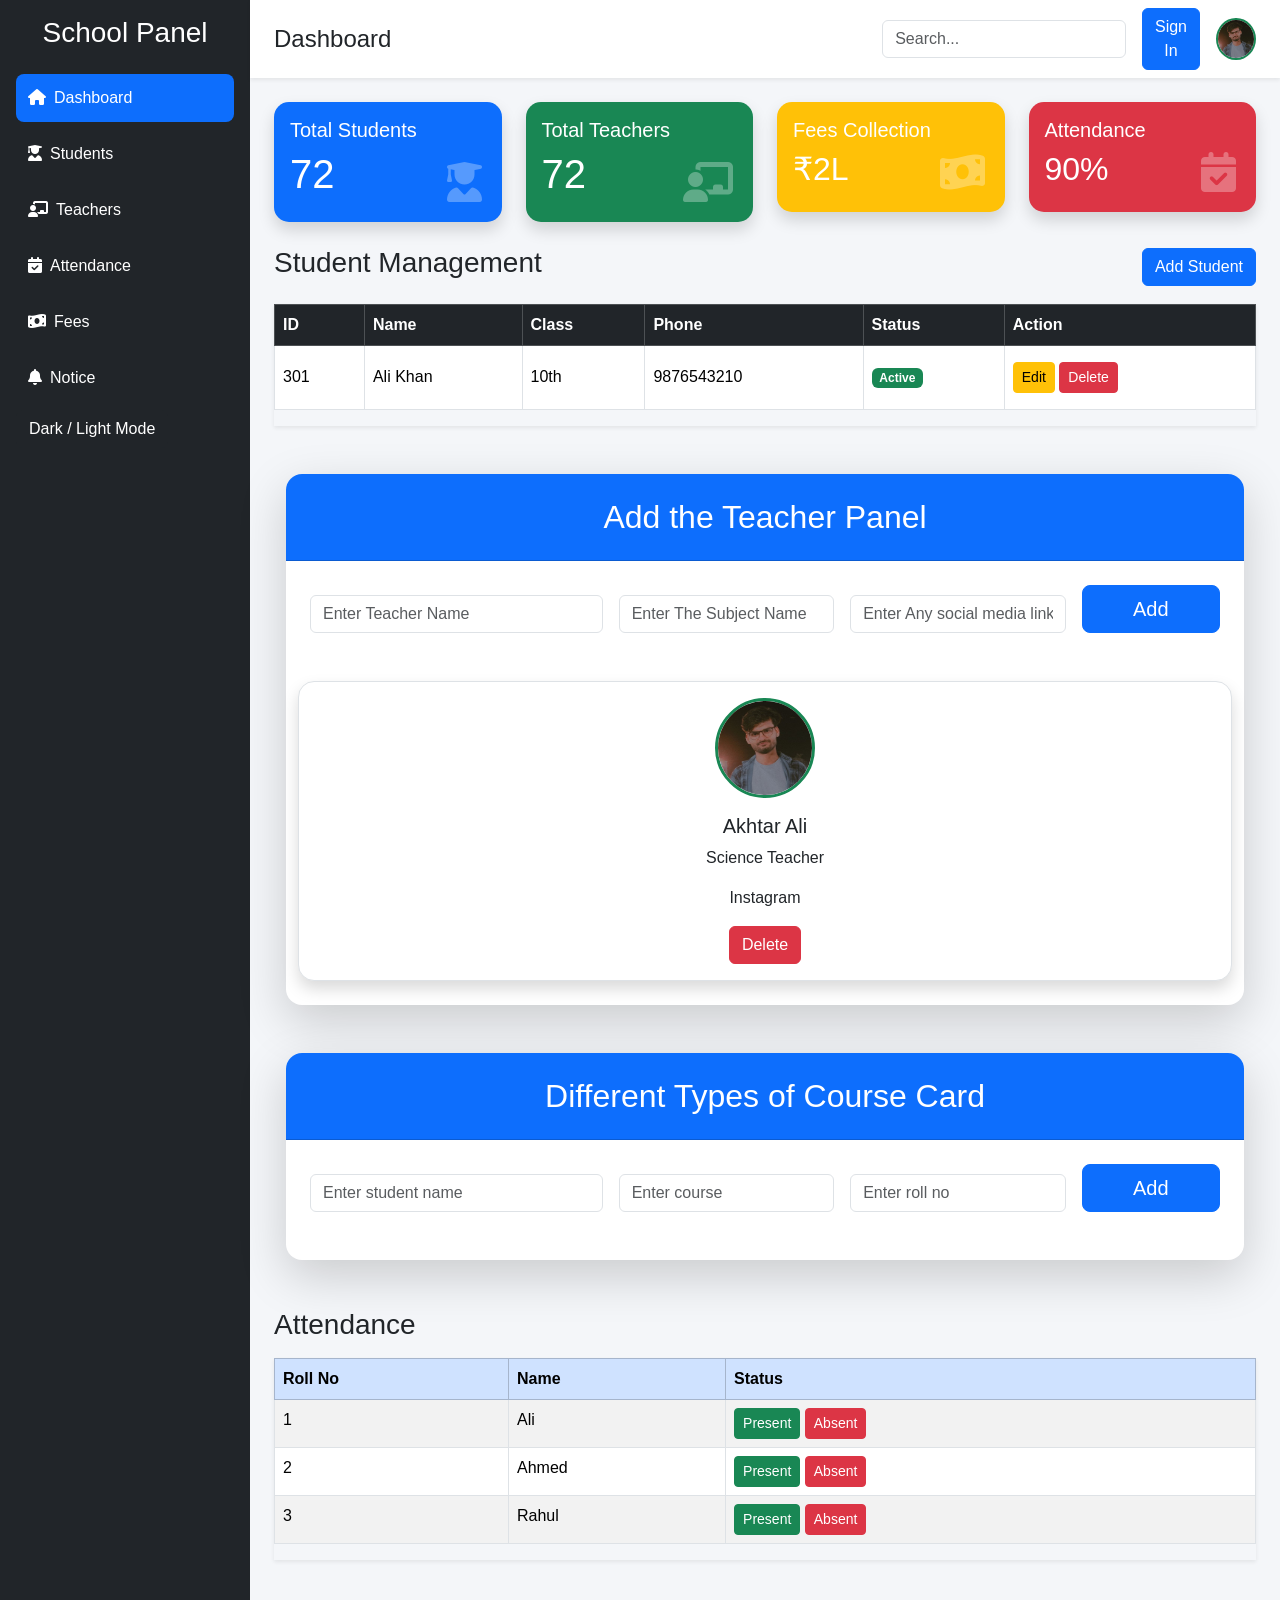
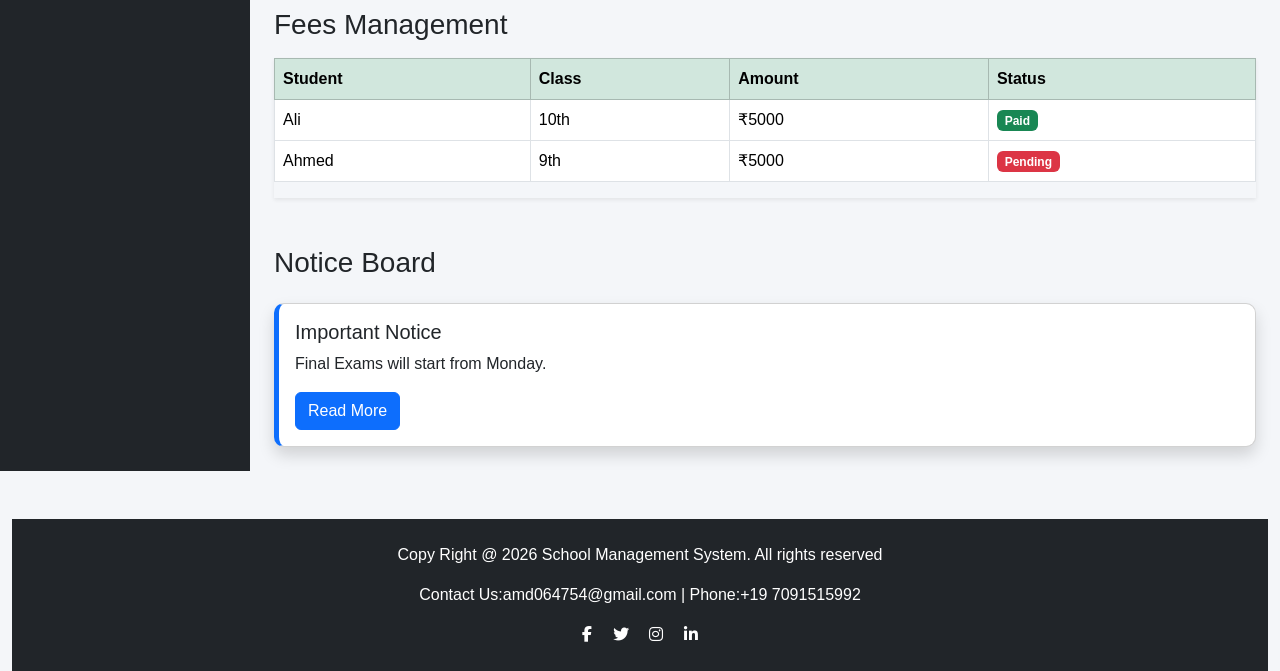
<file: index.html>
<!DOCTYPE html>
<html lang="en">

<head>
    <meta charset="UTF-8">
    <meta name="viewport" content="width=device-width, initial-scale=1.0">
    <title>School Management System</title>

    <!-- Bootstrap CSS -->
    <link href="https://cdn.jsdelivr.net/npm/bootstrap@5.3.3/dist/css/bootstrap.min.css" rel="stylesheet">

    <!-- Font Awesome -->
    <link rel="stylesheet" href="https://cdnjs.cloudflare.com/ajax/libs/font-awesome/6.5.2/css/all.min.css">

    <style>
        #teacherAddStudentCard .card {
            border: 0;
            border-radius: 1rem;
        }

        #teacherAddStudentCard .card-header {
            background: #0d6efd;
            color: #fff;
            border-radius: 1rem 1rem 0 0;
        }

        #teacherAddStudentCard .student-card {
            border: 0;
            border-radius: 1rem;
            transition: transform 0.25s ease, box-shadow 0.25s ease;
        }

        #teacherAddStudentCard .student-card:hover {
            transform: translateY(-5px);
            box-shadow: 0 1rem 1.5rem rgba(0, 0, 0, 0.12);
        }

        #teacherAddStudentCard .card-top {
            background: #0d6efd;
            color: #fff;
            text-align: center;
            padding: 1.5rem 1rem;
            border-top-left-radius: 1rem;
            border-top-right-radius: 1rem;
        }

        #teacherAddStudentCard .student-img {
            width: 82px;
            height: 82px;
            object-fit: cover;
            border: 0.35rem solid rgba(255, 255, 255, 0.9);
        }

         .dark {
            background: #212529;
            color: white;
        }
    </style>

    <!-- Custom CSS -->
    <link rel="stylesheet" href="style.css">
</head>

<body>

    <div class="d-flex" id="wrapper">

        <!-- Sidebar -->
        <div class="col-lg-2 d-none d-lg-block sidebar bg-dark text-white sidebar p-3">
            <h3 class="text-center mb-4">School Panel</h3>

            <ul class="nav flex-column">
                <li class="nav-item mb-2">
                    <a href="#" class="nav-link text-white active-menu">
                        <i class="fa fa-home me-2"></i>Dashboard
                    </a>
                </li>

                <li class="nav-item mb-2">
                    <a href="#students" class="nav-link text-white">
                        <i class="fa fa-user-graduate me-2"></i>Students
                    </a>
                </li>

                <li class="nav-item mb-2">
                    <a href="#teachers" class="nav-link text-white">
                        <i class="fa fa-chalkboard-teacher me-2"></i>Teachers
                    </a>
                </li>

                <li class="nav-item mb-2">
                    <a href="#attendance" class="nav-link text-white">
                        <i class="fa fa-calendar-check me-2"></i>Attendance
                    </a>
                </li>

                <li class="nav-item mb-2">
                    <a href="#fees" class="nav-link text-white">
                        <i class="fa fa-money-bill-wave me-2"></i>Fees
                    </a>
                </li>

                <li class="nav-item mb-2">
                    <a href="#notice" class="nav-link text-white">
                        <i class="fa fa-bell me-2"></i>Notice
                    </a>
                </li>
            </ul>

             <button class="btn btn-dark" onclick="toggleTheme()">
               Dark / Light Mode
            </button>
        </div>

        <!-- Page Content -->
        <div id="page-content-wrapper" class="w-100">

            <!-- Navbar -->
            <nav class="navbar navbar-expand-lg navbar-light bg-white shadow-sm px-4">
                <h4 class="mb-0">Dashboard</h4>

                <div class="ms-auto d-flex align-items-center gap-3">
                    <input type="text" class="form-control" placeholder="Search...">
                    <a href="login.html" class="btn btn-primary">Sign In</a>
                    <img src="./images/Akhtar_image.jpg" alt="Not fund" width="40"
                        class="rounded-circle border border-success border-2">
                </div>
            </nav>

            <div class="container-fluid p-4">

                <!-- Dashboard Cards -->
                <div class="row g-4 mb-4">

                    <div class="col-md-3">
                        <div class="card dashboard-card bg-primary text-white shadow">
                            <div class="card-body">
                                <h5>Total Students</h5>
                                <h1 id="students">0</h1>
                                <i class="fa fa-user-graduate card-icon"></i>
                            </div>
                        </div>
                    </div>

                    <div class="col-md-3">
                        <div class="card dashboard-card bg-success text-white shadow">
                            <div class="card-body">
                                <h5>Total Teachers</h5>
                                 <h1 id="teachers">0</h1>
                                <i class="fa fa-chalkboard-teacher card-icon"></i>
                            </div>
                        </div>
                    </div>

                    <div class="col-md-3">
                        <div class="card dashboard-card bg-warning text-white shadow">
                            <div class="card-body">
                                <h5>Fees Collection</h5>
                                <h2>₹2L</h2>
                                <i class="fa fa-money-bill-wave card-icon"></i>
                            </div>
                        </div>
                    </div>

                    <div class="col-md-3">
                        <div class="card dashboard-card bg-danger text-white shadow">
                            <div class="card-body">
                                <h5>Attendance</h5>
                                <h2>90%</h2>
                                <i class="fa fa-calendar-check card-icon"></i>
                            </div>
                        </div>
                    </div>

                </div>

                <!-- Student Section -->
                <section id="students" class="mb-5">
                    <div class="d-flex justify-content-between align-items-center mb-3">
                        <h3>Student Management</h3>
                        <button class="btn btn-primary" data-bs-toggle="modal" data-bs-target="#studentModal">
                            Add Student
                        </button>
                    </div>

                    <div class="table-responsive shadow-sm">
                        <table class="table table-bordered table-hover align-middle">
                            <thead class="table-dark">
                                <tr>
                                    <th>ID</th>
                                    <th>Name</th>
                                    <th>Class</th>
                                    <th>Phone</th>
                                    <th>Status</th>
                                    <th>Action</th>
                                </tr>
                            </thead>

                            <tbody id="studentTable">
                                <tr>
                                    <td>301</td>
                                    <td>Ali Khan</td>
                                    <td>10th</td>
                                    <td>9876543210</td>
                                    <td><span class="badge bg-success">Active</span></td>
                                    <td>
                                        <button class="btn btn-warning my-2 btn-sm">Edit</button>
                                        <button class="btn btn-danger btn-sm">Delete</button>
                                    </td>
                                </tr>
                            </tbody>
                        </table>
                    </div>
                </section>



       <!-- add the teacher panel-->


                <section id="teacherAddStudentCard" class="mt-5">
                    <div class="container">
                        <div class="card shadow-lg">
                            <div class="card-header text-center bg-primary  py-4 ">
                                <h2 class="mb-0 text-white">Add the Teacher Panel</h2>
                            </div>
                            <div class="card-body p-4">
                                <div class="row g-3 align-items-end">
                                    <div class="col-md-4">

                                        <input type="text" id="teacherName" class="form-control"
                                            placeholder="Enter Teacher Name">
                                    </div>
                                    <div class="col-md-3">
                                          
                                        <input type="text" id="subjectName" class="form-control"
                                            placeholder="Enter The Subject Name">
                                    </div>
                                    <div class="col-md-3">

                                        <input type="text" id="socialMediaLink" class="form-control"
                                            placeholder="Enter Any social media link">
                                    </div>
                                    <div class="col-md-2 d-grid">
                                        <button class="btn btn-primary btn-lg" onclick="addTeacher()">Add</button>
                                    </div>
                                </div>

                                <div class="row g-4 mt-4" id="teacherContainer">

                            <div class="card shadow teacher-card border  ">
                                <div class="card-body text-center">
                                    <img src="./images/Akhtar_image.jpg" style="width: 100px;" alt="Not found"
                                        class="teacher-img mb-3 rounded-circle  border border-success border-3">
                                    <h5>Akhtar Ali</h5>
                                    <p>Science Teacher</p>
                                     <p>Instagram</p>
                                    <button class="btn btn-danger">Delete</button>
                                </div>
                            </div>
                        

                                </div>
                            </div>
                        </div>
                    </div>
                </section>







                <!-- Different Types of Course Card-->
                <section id="teacherAddStudentCard" class="mt-5">
                    <div class="container">
                        <div class="card shadow-lg">
                            <div class="card-header text-center py-4 ">
                                <h2 class="mb-0 text-white">Different Types of Course Card</h2>
                            </div>
                            <div class="card-body p-4">
                                <div class="row g-3 align-items-end">
                                    <div class="col-md-4">

                                        <input type="text" id="studentName" class="form-control"
                                            placeholder="Enter student name">
                                    </div>
                                    <div class="col-md-3">
                                          
                                        <input type="text" id="studentCourse" class="form-control"
                                            placeholder="Enter course">
                                    </div>
                                    <div class="col-md-3">

                                        <input type="number" id="studentRoll" class="form-control"
                                            placeholder="Enter roll no">
                                    </div>
                                    <div class="col-md-2 d-grid">
                                        <button class="btn btn-primary btn-lg" onclick="addStudent()">Add</button>
                                    </div>
                                </div>

                                <div class="row g-4 mt-4" id="studentContainer"></div>
                            </div>
                        </div>
                    </div>
                </section>

                <!-- Attendance -->
                <section id="attendance" class="mb-5 mt-5">
                    <h3 class="mb-3">Attendance</h3>

                    <div class="table-responsive shadow-sm">
                        <table class="table table-striped table-bordered">
                            <thead class="table-primary">
                                <tr>
                                    <th>Roll No</th>
                                    <th>Name</th>
                                    <th>Status</th>
                                </tr>
                            </thead>


                            <tbody id="attendanceTable">
                                
                            </tbody>
                        </table>
                    </div>
                </section>

                <!-- Fees -->
                <section id="fees" class="mb-5">
                    <h3 class="mb-3">Fees Management</h3>

                    <div class="table-responsive shadow-sm">
                        <table class="table table-bordered table-hover">
                            <thead class="table-success">
                                <tr>
                                    <th>Student</th>
                                    <th>Class</th>
                                    <th>Amount</th>
                                    <th>Status</th>
                                </tr>
                            </thead>

                            <tbody>
                                <tr>
                                    <td>Ali</td>
                                    <td>10th</td>
                                    <td>₹5000</td>
                                    <td><span class="badge bg-success">Paid</span></td>
                                </tr>

                                <tr>
                                    <td>Ahmed</td>
                                    <td>9th</td>
                                    <td>₹5000</td>
                                    <td><span class="badge bg-danger">Pending</span></td>
                                </tr>
                            </tbody>
                        </table>
                    </div>
                </section>

                <!-- Notice Board -->
                <section id="notice">
                    <h3 class="mb-4">Notice Board</h3>

                    <div class="card shadow notice-card">
                        <div class="card-body">
                            <h5>Important Notice</h5>
                            <p>Final Exams will start from Monday.</p>
                            <button class="btn btn-primary">Read More</button>
                        </div>
                    </div>
                </section>

            </div>
        </div>
    </div>

    <!-- Footer -->

    <div class="container-fluid">
        <footer class="bg-dark text-white text-center py-4 mt-5">
            <div class="container">
                <p>Copy Right @ 2026 School Management System. All rights reserved</p>
                <p>Contact Us:amd064754@gmail.com | Phone:+19 7091515992</p>
                <div class="mt-3">
                    <a href="https://www.facebook.com/mdakhtarali2484" target="_parent" class="text-white me-3"><i class="fab fa-facebook-f"></i></a>
                    <a href="#" class="text-white me-3"><i class="fab fa-twitter"></i></a>
                    <a href="#" class="text-white me-3"><i class="fab fa-instagram"></i></a>
                    <a href="https://www.linkedin.com/in/mdakhtarali/" target="_blank" class="text-white"><i class="fab fa-linkedin-in"></i></a>
                </div>
            </div>
        </footer>
    </div>


    <!-- Student Modal -->
    <div class="modal fade" id="studentModal">
        <div class="modal-dialog">
            <div class="modal-content">

                <div class="modal-header">
                    <h5 class="modal-title">Add Student</h5>
                    <button class="btn-close" data-bs-dismiss="modal"></button>
                </div>

                <div class="modal-body">
                    <form id="studentForm">

                        <div class="mb-3">
                            <label>Name</label>
                            <input type="text" id="name" class="form-control">
                        </div>

                        <div class="mb-3">
                            <label>Class</label>
                            <input type="text" id="class" class="form-control">
                        </div>

                        <div class="mb-3">
                            <label>Phone</label>
                            <input type="text" id="phone" class="form-control">
                        </div>

                        <button type="submit" class="btn btn-primary w-100">
                            Save Student
                        </button>
                    </form>
                </div>

            </div>
        </div>
    </div>



    <!-- Bootstrap JS -->
    <script src="https://cdn.jsdelivr.net/npm/bootstrap@5.3.3/dist/js/bootstrap.bundle.min.js"></script>

    <!-- JavaScript -->
    <script src="script.js">
        
   
    </script>

</body>

</html>
</file>
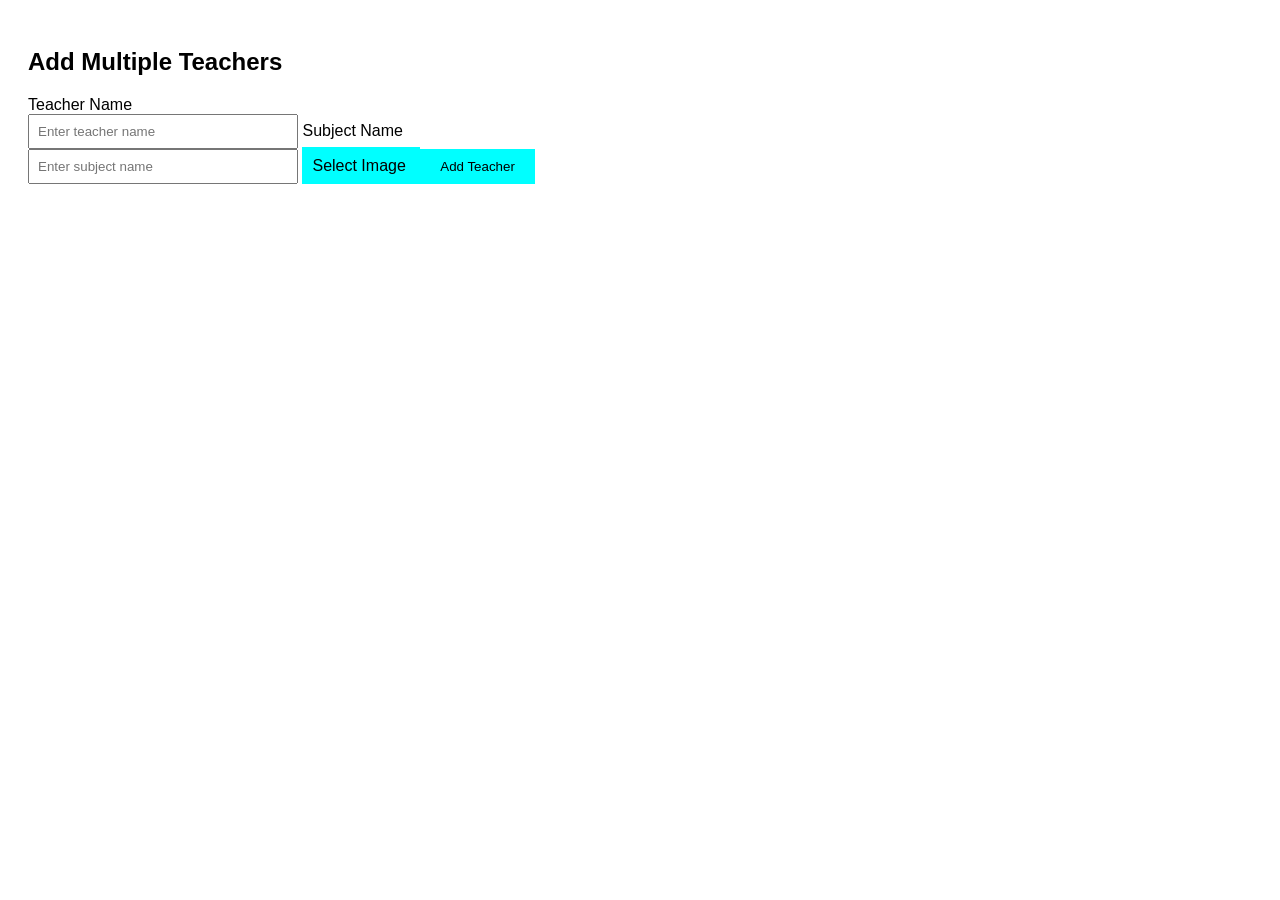
<file: paractice.html>
<!DOCTYPE html>
<html lang="en">

<head>
    <meta charset="UTF-8">
    <meta name="viewport" content="width=device-width, initial-scale=1.0">

    <title>Multiple Teacher Add</title>

    <style>
        body {
            font-family: Arial;
            padding: 20px;
        }

        input {
            padding: 8px;
            width: 250px;
        }

        button {
            padding: 10px 20px;
            background-color: aqua;
            border: none;
            cursor: pointer;
        }

        .main {
            display: flex;
            flex-wrap: wrap;
            gap: 20px;
            margin-top: 20px;
        }

        .card {
            width: 250px;
            border: 2px solid black;
            padding: 10px;
        }

        .card img {
            width: 100%;
            height: 200px;
            object-fit: cover;
        }
    </style>
</head>

<body>

    <h2>Add Multiple Teachers</h2>
    <!-- Teacher Name -->
    <label>Teacher Name</label>
    <br>
    <input type="text" id="teacherName" placeholder="Enter teacher name">
    <!-- Subject Name -->
    <label>Subject Name</label>
    <br>
    <input type="text" id="subjectName" placeholder="Enter subject name">
    <!-- File Input -->
    <label for="file" style="background-color:aqua;padding:10px;">
        Select Image
    </label>

    <input type="file" id="file" style="display:none;">

    <!-- Button -->
    <button onclick="addTeacher()">Add Teacher</button>

    <!-- Output -->
    <div class="main" id="output"></div>

    <script>

        let file = document.getElementById("file");
        let fileText = document.getElementById("fileText");

        // File Name Show
        file.onchange = function () {

            fileText.innerHTML = file.files[0].name;

        }

        // Add Teacher Function
        function addTeacher() {

            let teacherName = document.getElementById("teacherName").value;

            let subjectName = document.getElementById("subjectName").value;

            let output = document.getElementById("output");



            let imageURL = URL.createObjectURL(file.files[0]);



            // New Card Add
            output.innerHTML += `

            <div class="card">

                <img src="${imageURL}">

                <h3>${teacherName}</h3>

                <p><b>Subject :</b> ${subjectName}</p>

            </div>

            `;

            // Input Clear
            document.getElementById("teacherName").value = "";

            document.getElementById("subjectName").value = "";

            file.value = "";

            fileText.innerHTML = "No File Selected";

        }

    </script>

</body>

</html>
</file>
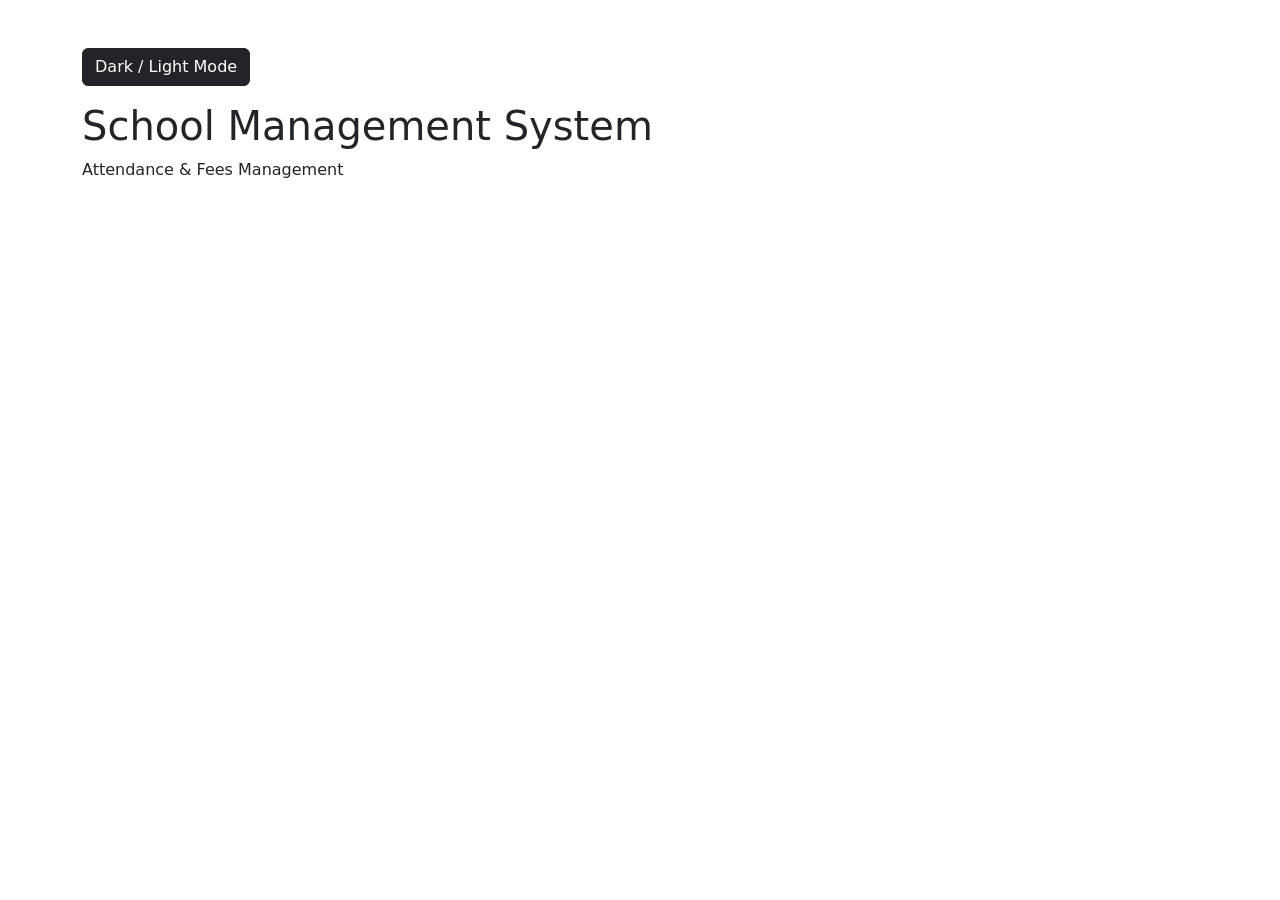
<file: resotion.html>
<!DOCTYPE html>
<html>
<head>
    <title>Dark Mode</title>
    <link href="https://cdn.jsdelivr.net/npm/bootstrap@5.3.3/dist/css/bootstrap.min.css" rel="stylesheet">

    <style>
        .dark {
            background: #212529;
            color: white;
        }
    </style>
</head>

<body class="container py-5">

    <button class="btn btn-dark" onclick="toggleTheme()">
        Dark / Light Mode
    </button>

    <h1 class="mt-3">School Management System</h1>
    <p>Attendance & Fees Management</p>

    <script>
        function toggleTheme() {
            document.body.classList.toggle("dark");
        }
    </script>

</body>
</html>
</file>
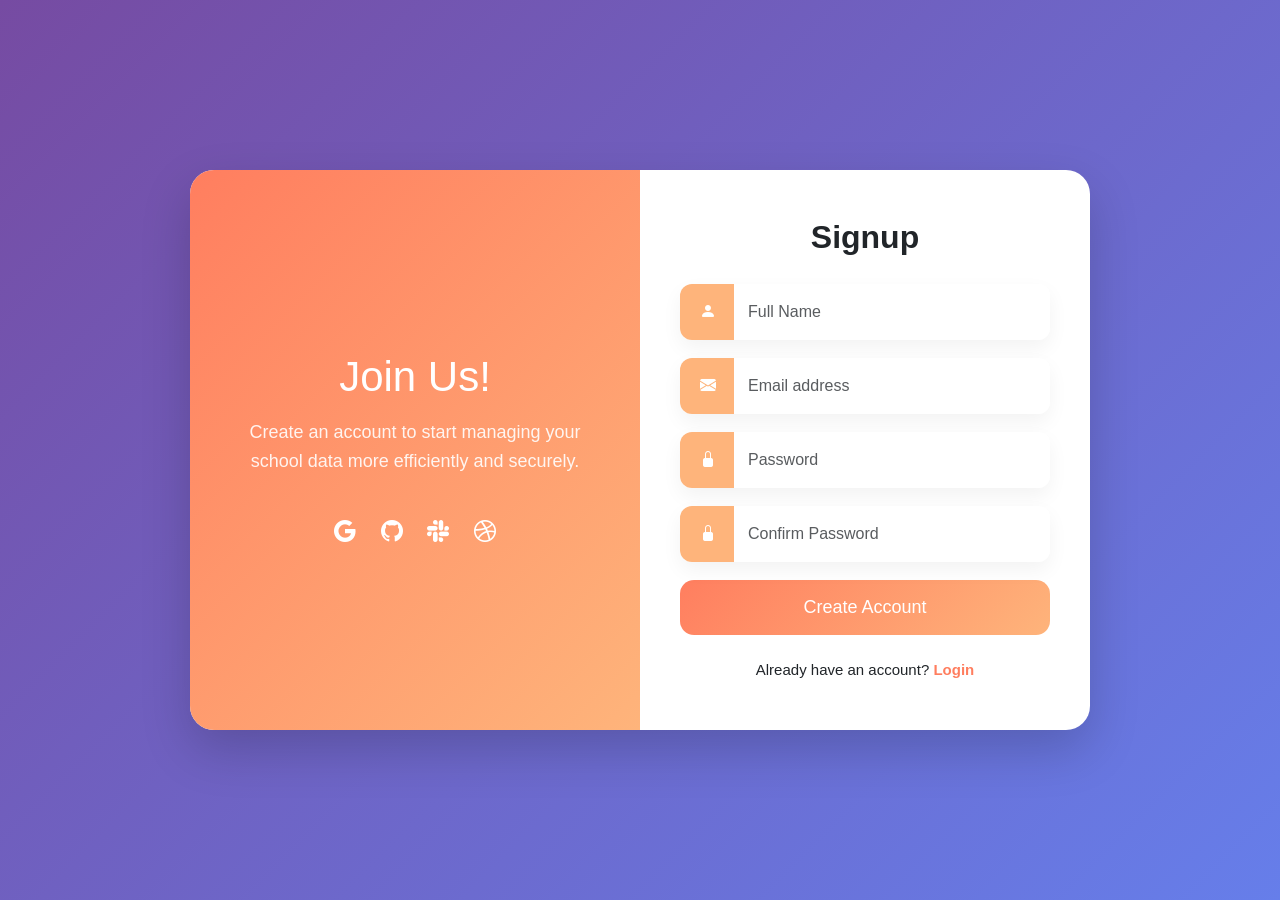
<file: signup.html>
<!DOCTYPE html>
<html lang="en">

<head>
    <meta charset="UTF-8" />
    <meta name="viewport" content="width=device-width, initial-scale=1.0" />
    <title>Signup - School Management System</title>

    <!-- Bootstrap CSS -->
    <link href="https://cdn.jsdelivr.net/npm/bootstrap@5.3.3/dist/css/bootstrap.min.css" rel="stylesheet">

    <!-- Bootstrap Icons -->
    <link rel="stylesheet" href="https://cdn.jsdelivr.net/npm/bootstrap-icons@1.11.3/font/bootstrap-icons.min.css">

    <style>
        * {
            margin: 0;
            padding: 0;
            box-sizing: border-box;
            font-family: Arial, Helvetica, sans-serif;
        }

        body {
            min-height: 100vh;
            display: flex;
            justify-content: center;
            align-items: center;
            background: linear-gradient(135deg, #764ba2, #667eea);
        }

        .container-box {
            width: 900px;
            max-width: 95%;
            background: white;
            border-radius: 24px;
            overflow: hidden;
            display: flex;
            box-shadow: 0 20px 50px rgba(0, 0, 0, 0.18);
        }

        .left-panel {
            width: 50%;
            background: linear-gradient(135deg, #ff7e5f, #feb47b);
            color: white;
            display: flex;
            flex-direction: column;
            justify-content: center;
            align-items: center;
            padding: 40px;
            text-align: center;
        }

        .left-panel h1 {
            font-size: 42px;
            margin-bottom: 16px;
        }

        .left-panel p {
            font-size: 18px;
            opacity: 0.9;
            line-height: 1.6;
        }

        .social-icons {
            margin-top: 24px;
        }

        .social-icons i {
            font-size: 22px;
            margin: 0 10px;
            cursor: pointer;
            transition: 0.3s;
        }

        .social-icons i:hover {
            color: #fff;
            transform: translateY(-4px);
        }

        .right-panel {
            width: 50%;
            padding: 48px 40px;
            position: relative;
        }

        .form-box h2 {
            font-weight: 700;
            margin-bottom: 28px;
        }

        .input-group {
            margin-bottom: 18px;
            border-radius: 12px;
            overflow: hidden;
            box-shadow: 0 8px 20px rgba(0, 0, 0, 0.05);
        }

        .input-group-text {
            background: #feb47b;
            color: white;
            border: none;
            min-width: 55px;
            justify-content: center;
        }

        .form-control {
            border: none;
            padding: 16px 14px;
            height: auto;
        }

        .form-control:focus {
            box-shadow: none;
            outline: none;
        }

        .btn-custom {
            background: linear-gradient(135deg, #ff7e5f, #feb47b);
            color: white;
            border: none;
            width: 100%;
            padding: 14px;
            border-radius: 14px;
            font-size: 18px;
            transition: transform 0.25s ease, box-shadow 0.25s ease;
        }

        .btn-custom:hover {
            transform: translateY(-2px);
            box-shadow: 0 16px 30px rgba(254, 180, 123, 0.25);
        }

        .toggle-text {
            text-align: center;
            margin-top: 24px;
            font-size: 15px;
        }

        .toggle-text a {
            color: #ff7e5f;
            text-decoration: none;
            font-weight: 600;
        }

        .alert-message {
            display: none;
            margin-top: 18px;
        }

        @media (max-width: 780px) {
            .container-box {
                flex-direction: column;
            }

            .left-panel,
            .right-panel {
                width: 100%;
            }

            .right-panel {
                padding: 28px 24px;
            }
        }
    </style>
</head>

<body>

    <div class="container-box">
        <div class="left-panel">
            <h1>Join Us!</h1>
            <p>Create an account to start managing your school data more efficiently and securely.</p>

            <div class="social-icons">
                <i class="bi bi-google"></i>
                <i class="bi bi-github"></i>
                <i class="bi bi-slack"></i>
                <i class="bi bi-dribbble"></i>
            </div>
        </div>

        <div class="right-panel">
            <div class="form-box">
                <h2 class="text-center">Signup</h2>
                <form id="signupForm">
                    <div class="input-group">
                        <span class="input-group-text"><i class="bi bi-person-fill"></i></span>
                        <input type="text" id="signupName" class="form-control" placeholder="Full Name" required>
                    </div>

                    <div class="input-group">
                        <span class="input-group-text"><i class="bi bi-envelope-fill"></i></span>
                        <input type="email" id="signupEmail" class="form-control" placeholder="Email address" required>
                    </div>

                    <div class="input-group">
                        <span class="input-group-text"><i class="bi bi-lock-fill"></i></span>
                        <input type="password" id="signupPassword" class="form-control" placeholder="Password" required>
                    </div>

                    <div class="input-group">
                        <span class="input-group-text"><i class="bi bi-lock-fill"></i></span>
                        <input type="password" id="signupConfirm" class="form-control" placeholder="Confirm Password"
                            required>
                    </div>

                    <button type="submit" class="btn btn-custom">Create Account</button>
                </form>

                <div class="alert alert-success alert-message" id="signupAlert" role="alert"></div>

                <div class="toggle-text">
                    Already have an account? <a href="login.html">Login</a>
                </div>
            </div>
        </div>
    </div>

    <script>
        document.getElementById('signupForm').addEventListener('submit', function (event) {
            event.preventDefault();

            const name = document.getElementById('signupName').value.trim();
            const email = document.getElementById('signupEmail').value.trim();
            const password = document.getElementById('signupPassword').value.trim();
            const confirm = document.getElementById('signupConfirm').value.trim();
            const alertBox = document.getElementById('signupAlert');

            if (!name || !email || !password || !confirm) {
                alert('Please complete all fields.');
                return;
            }

            if (password !== confirm) {
                alert('Passwords do not match.');
                return;
            }

            alertBox.textContent = 'Signup successful! Redirecting to login page...';
            alertBox.style.display = 'block';

            setTimeout(() => {
                window.location.href = 'login.html';
            }, 1200);
        });
    </script>
</body>

</html>
</file>
<file: style.css>
body {
    background-color: #f4f6f9;
    font-family: Arial, sans-serif;
}

#wrapper {
    min-height: 100vh;
}

.sidebar {
    width: 250px;
    min-height: 100vh;
}

.sidebar .nav-link {
    padding: 12px;
    border-radius: 8px;
    transition: 0.3s;
}

.sidebar .nav-link:hover {
    background-color: #0d6efd;
}

.active-menu {
    background-color: #0d6efd;
}

.dashboard-card {
    border: none;
    border-radius: 15px;
    position: relative;
    overflow: hidden;
}

.card-icon {
    position: absolute;
    right: 20px;
    bottom: 20px;
    font-size: 40px;
    opacity: 0.3;
}

.teacher-card {
    border-radius: 15px;
    transition: 0.3s;
}

.teacher-card:hover {
    transform: translateY(-5px);
}

.teacher-img {
    width: 100px;
    height: 100px;
}

.notice-card {
    border-left: 5px solid #0d6efd;
    border-radius: 10px;
}

.table {
    background-color: white;
}

.modal-content {
    border-radius: 15px;
}

footer {
    width: 100%;
    margin-left: 0;
    margin-right: 0;
}

@media(max-width: 768px) {

    .sidebar {
        width: 100px;
    }

    .sidebar h3 {
        font-size: 16px;
    }

    .sidebar .nav-link {
        font-size: 12px;
    }

    footer {
        width: 100vw;
        margin-left: calc(-50vw + 50%);
    }
}
</file>
